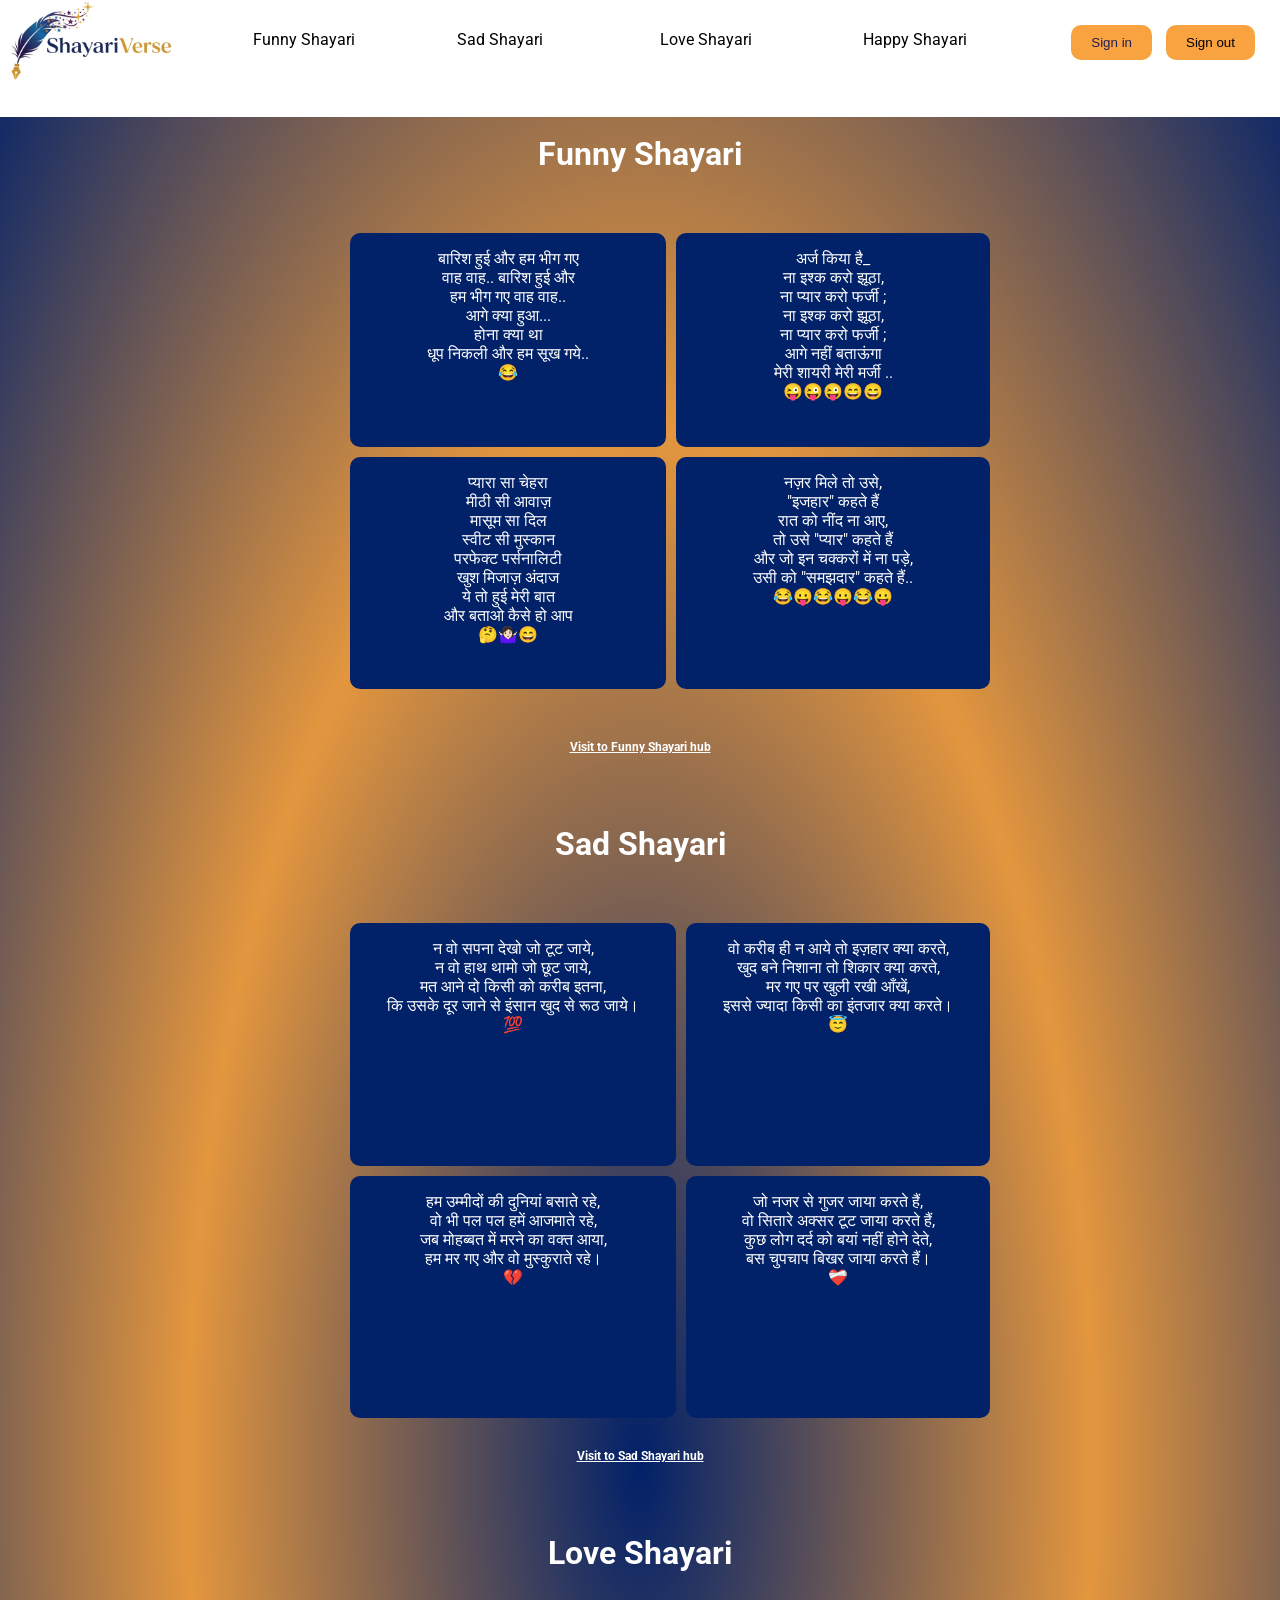
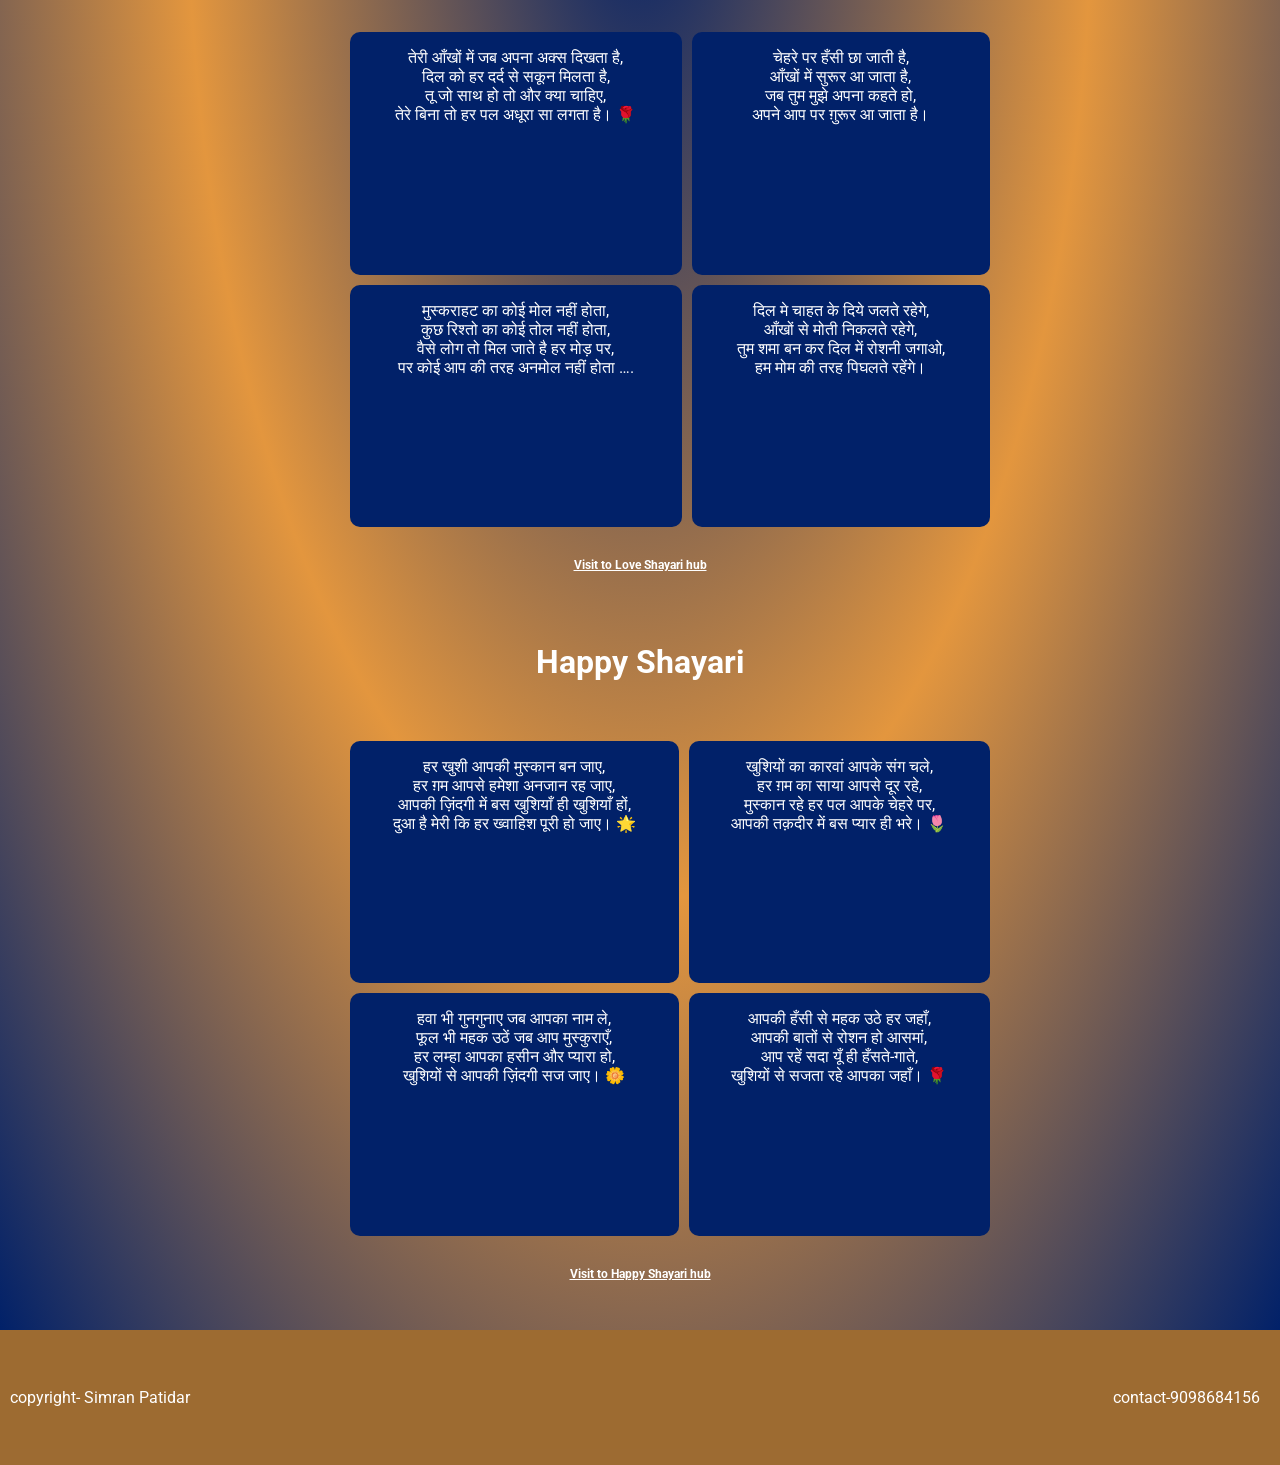
<file: index.html>
<!DOCTYPE html>
<html lang="en">
<head>
    <meta charset="UTF-8">
    <meta name="viewport" content="width=device-width, initial-scale=1.0">
    <title>Document</title>
    <link rel="stylesheet" href="shayari.css">
    <link rel="preconnect" href="https://fonts.googleapis.com">
<link rel="preconnect" href="https://fonts.gstatic.com" crossorigin>
<link href="https://fonts.googleapis.com/css2?family=Nata+Sans:wght@100..900&family=Roboto:ital,wght@0,100..900;1,100..900&display=swap" rel="stylesheet">

</head>
<body>
    <div class="app">
        
    </div>
    <div class="main">
    <header>
        <div id="head">
       <a href="#f5"><img id="img1"src="shyari.png"></a>
        <a href="#f"><li class="head" onclick="text1()">Funny Shayari</li></a>
       <a href="#f1"> <li class="head">Sad Shayari</li></a>
        <a href="#f2"><li class="head">Love Shayari</li></a>
       <a href="#f3"><li class="head">Happy Shayari</li></a>
        <div class="sign">
            <button id="signin" onclick="text()">Sign in</button>
            <button id="signout"><a href="appfront.html" id="front">Sign out</a></button>
        </div>
        </div>
    </header>
    <div class="nexta">
    <label for="text">Email: &nbsp &nbsp &nbsp <input type="email" placeholder="Enter your email" id="su"></label> <br> <br>
    <label for="text">Password: <input type="password" placeholder="Enter a passoword" id="su1"></label>
    <br><br>
    <button><a href="shayri.html">Sign in</a></button> 
    </div>
    <!-- <div>
    <br><br><br><br>
    </div>
    <mid id="f5">
        <div class="mid" id="f">
        
        </div>
    </mid>
    <br> -->
    <main>
        <br><br><br>
    <mid id="f5">
        <div class="mid" id="f">
        
        </div>
    </mid>
    <br>
        <br><br>
        <h1>Funny Shayari</h1>
    <div class="maingrid">
        <div class="grid1">
<p>बारिश हुई और हम भीग गए <br>
वाह वाह.. बारिश हुई और <br>
हम भीग गए वाह वाह.. <br>
आगे क्या हुआ... <br>
 होना क्या था  <br>
धूप निकली और हम सूख गये.. <br>
                  😂</p>
</div>
        <div class="grid1">
            <p>अर्ज किया है_ <br>

ना इश्क करो झूठा, <br>
ना प्यार करो फर्जी ; <br>
ना इश्क करो झूठा, <br>
ना प्यार करो फर्जी ;<br>
 आगे नहीं बताऊंगा <br>
मेरी शायरी मेरी मर्जी .. <br>
😜😜😜😄😄</p></div>
        <div class="grid1"><p>प्यारा सा चेहरा <br>
मीठी सी आवाज़ <br>
मासूम सा दिल <br>
स्वीट सी मुस्कान <br>
परफेक्ट पर्सनालिटी <br>
खुश मिजाज़ अंदाज <br>
ये तो हुई मेरी बात <br>
और बताओ कैसे हो आप <br>
🤔🤷🏻‍♀😄</p></div>
        <div class="grid1"><p>नज़र मिले तो उसे, <br>
"इजहार" कहते हैं <br>
रात को नींद ना आए,  <br>
तो उसे "प्यार" कहते हैं <br>
और जो इन चक्करों में ना पड़े,  <br>
उसी को "समझदार" कहते हैं.. <br>
😂😛😂😛😂😛</p></div>
<div id="f1"></div>
  </div>
  <a href="funny.html" id="funnylink"><h3>Visit to Funny Shayari hub</h3></a>
    <br><br>
    <h1>Sad Shayari</h1>
    <div class="maingrid">
        <div class="grid1">
            <p>
                न वो सपना देखो जो टूट जाये, <br>            
न वो हाथ थामो जो छूट जाये,              <br> 
मत आने दो किसी को करीब इतना,<br> 
कि उसके दूर जाने से इंसान खुद से रूठ जाये।<br> 
💯
            </p>
        </div>
        <div class="grid1">
            <p>
                वो करीब ही न आये तो इज़हार क्या करते,<br> 
खुद बने निशाना तो शिकार क्या करते,<br> 
मर गए पर खुली रखी आँखें,<br> 
इससे ज्यादा किसी का इंतजार क्या करते।<br> 
😇
            </p>
        </div>
        <div class="grid1">
            <p>
                    हम उम्मीदों की दुनियां बसाते रहे,<br> 
वो भी पल पल हमें आजमाते रहे,<br> 
जब मोहब्बत में मरने का वक्त आया,<br> 
हम मर गए और वो मुस्कुराते रहे।<br> 
💔
            </p>
        </div>
        <div class="grid1">
            <p>
                जो नजर से गुजर जाया करते हैं,<br> 
वो सितारे अक्सर टूट जाया करते हैं,<br> 
कुछ लोग दर्द को बयां नहीं होने देते,<br> 
बस चुपचाप बिखर जाया करते हैं।<br> 
❤‍🩹
            </p>
        </div>
    </div>
    <br>
    <a href="sad.html" id="sadlink"><h3>Visit to Sad Shayari hub</h3></a>
    <br id="f2"><br>
    <h1>Love Shayari</h1>
    <div class="maingrid">
        <div class="grid1">
            <p>
                तेरी आँखों में जब अपना अक्स दिखता है,<br> 
दिल को हर दर्द से सकून मिलता है,<br> 
तू जो साथ हो तो और क्या चाहिए,<br> 
तेरे बिना तो हर पल अधूरा सा लगता है। 🌹<br> 
            </p>
        </div>
        <div class="grid1">
            <p>
                  चेहरे पर हँसी छा जाती है,<br> 
आँखों में सुरूर आ जाता है,<br> 
जब तुम मुझे अपना कहते हो,<br> 
अपने आप पर ग़ुरूर आ जाता है।  <br> 
            </p>
        </div>
        <div class="grid1">
            <p>
                  मुस्कराहट का कोई मोल नहीं होता,<br> 
कुछ रिश्तो का कोई तोल नहीं होता,<br> 
वैसे लोग तो मिल जाते है हर मोड़ पर,<br> 
पर कोई आप की तरह अनमोल नहीं होता ….  <br> 
            </p>
        </div>
        <div class="grid1">
            <p>
                  दिल मे चाहत के दिये जलते रहेगे,<br> 
आँखों से मोती निकलते रहेगे,<br> 
तुम शमा बन कर दिल में रोशनी जगाओ,<br> 
हम मोम की तरह पिघलते रहेंगे।  <br> 
            </p>
        </div>
    </div>
    <br>
    <a href="love.html" id="lovelink"><h3>Visit to Love Shayari hub</h3></a>
    <br id="f3"><br>
    <h1>Happy Shayari</h1>
    <div class="maingrid">
        <div class="grid1">
            <p>
                    हर खुशी आपकी मुस्कान बन जाए,<br> 
हर ग़म आपसे हमेशा अनजान रह जाए,<br> 
आपकी ज़िंदगी में बस खुशियाँ ही खुशियाँ हों,<br> 
दुआ है मेरी कि हर ख्वाहिश पूरी हो जाए। 🌟<br> 
            </p>
        </div>
        <div class="grid1">
            <p>
                    खुशियों का कारवां आपके संग चले,<br> 
हर ग़म का साया आपसे दूर रहे,<br> 
मुस्कान रहे हर पल आपके चेहरे पर,<br> 
आपकी तक़दीर में बस प्यार ही भरे। 🌷<br> 
            </p>
        </div>
        <div class="grid1">
            <p>
                    हवा भी गुनगुनाए जब आपका नाम ले,<br> 
फूल भी महक उठें जब आप मुस्कुराएँ,<br> 
हर लम्हा आपका हसीन और प्यारा हो,<br> 
खुशियों से आपकी ज़िंदगी सज जाए। 🌼<br> 
            </p>
        </div>
        <div class="grid1">
            <p>
                    आपकी हँसी से महक उठे हर जहाँ,<br> 
आपकी बातों से रोशन हो आसमां,<br> 
आप रहें सदा यूँ ही हँसते-गाते,<br> 
खुशियों से सजता रहे आपका जहाँ। 🌹<br> 
            </p>
        </div>
    </div>
    <br>
    <a href="happy.html" id="happylink"><h3>Visit to Happy Shayari hub</h3></a>
    <br><br>
    </main>
    <footer>
        <a href="index.html" id="copy"><p class="p1">copyright- Simran Patidar</p></a>
        <p class="p2">contact-9098684156</p>
    </footer>
    <div class="nexta">
    <label for="text">Email: &nbsp &nbsp &nbsp <input type="email" placeholder="Enter your email" id="su"></label> <br> <br>
    <label for="text">Password: <input type="password" placeholder="Enter a passoword" id="su1"></label>
    <br><br>
    <button onclick="testy()">Sign in</button> 
    <br><br>
    </div>
    
    
    </div>
    <script src="shayri.js"></script>
</body>
</html>
</file>
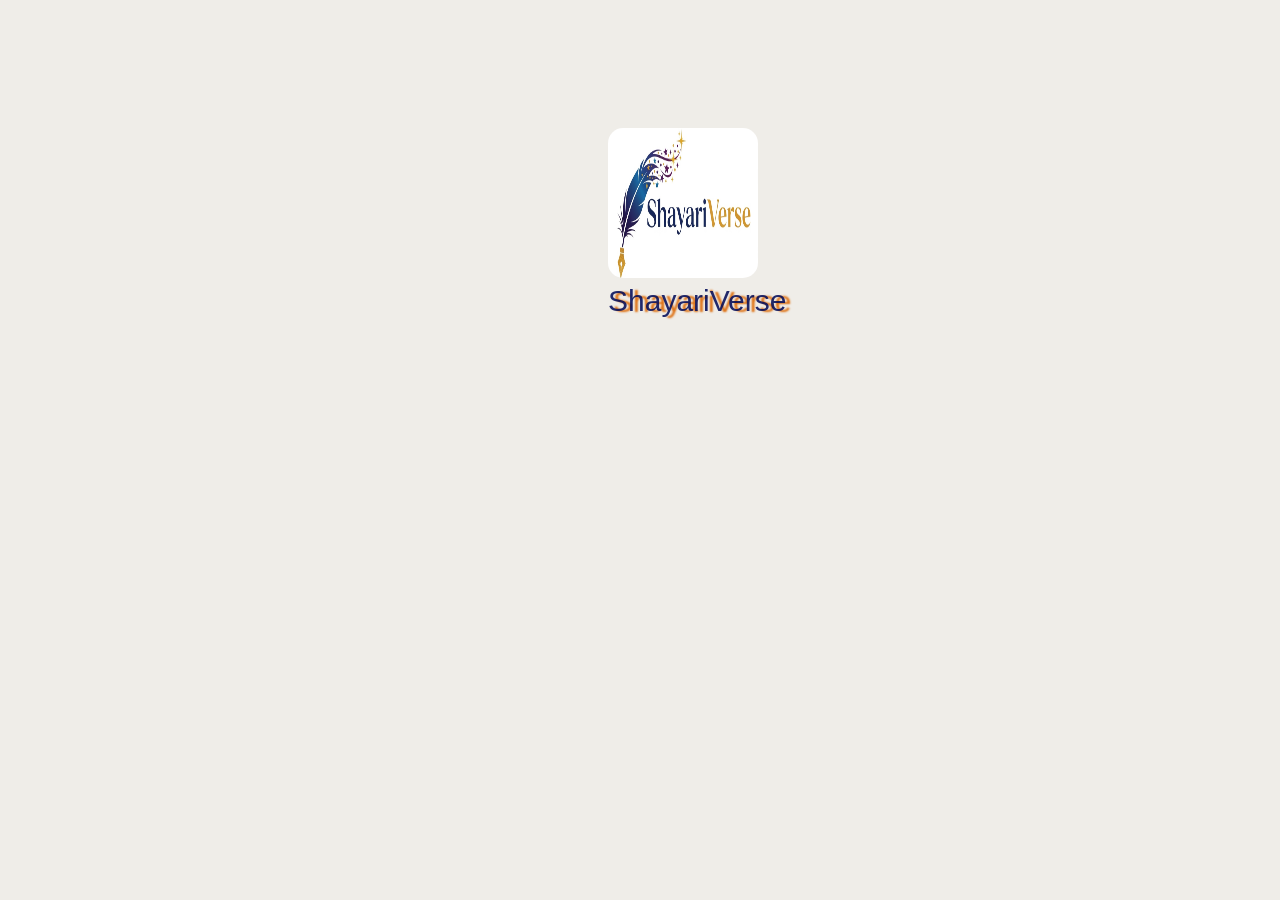
<file: appfront.html>
<!DOCTYPE html>
<html lang="en">
<head>
    <meta charset="UTF-8">
    <meta name="viewport" content="width=device-width, initial-scale=1.0">
    <title>Document</title>
    <style>
        body{
            background-color:rgb(239, 237, 232);
            font-family: "Roboto", sans-serif;
        }
        .img1{
            height:200px;
            width:200px
        }
        .img1 img{
            margin-left:600px;
            margin-top:120px;
            height:150px;
            width:150px;
            border-radius:15px;
        }
        .animate{
            scale:1;
            transition:0.5s;
            animation:ex;
            animation-timing-function:ease;
            animation-duration:1s;
            animation-direction: alternate;
            animation-fill-mode: forwards;
        }
        @keyframes ex{
            from{
                scale:10;
            }
            /* 25%{
                scale:13;
            }
            50%{
                scale:25;
            }
            75%{
                scale:50;
            } */
            to{
                scale:210;
            }
        }
        p{
            margin-left:600px;
            margin-top:2px;
            font-size:30px;
            color:#000957dd;
            text-shadow: 5px 1px 2px #dd6c0a;
        }
    </style>
</head>
<body>
    <div class="img1">
         <img src="shyari.png" alt=""  onclick="fun()" id="im" >
       <p>ShayariVerse</p>
    </div>
    <script>
        let im=document.getElementById("im");
        im.onclick=()=>{
        im.classList.add("animate");
        setTimeout(()=>{
            window.location.href="index.html";
        },1000);
    };
    </script>
</body>
</html>
</file>
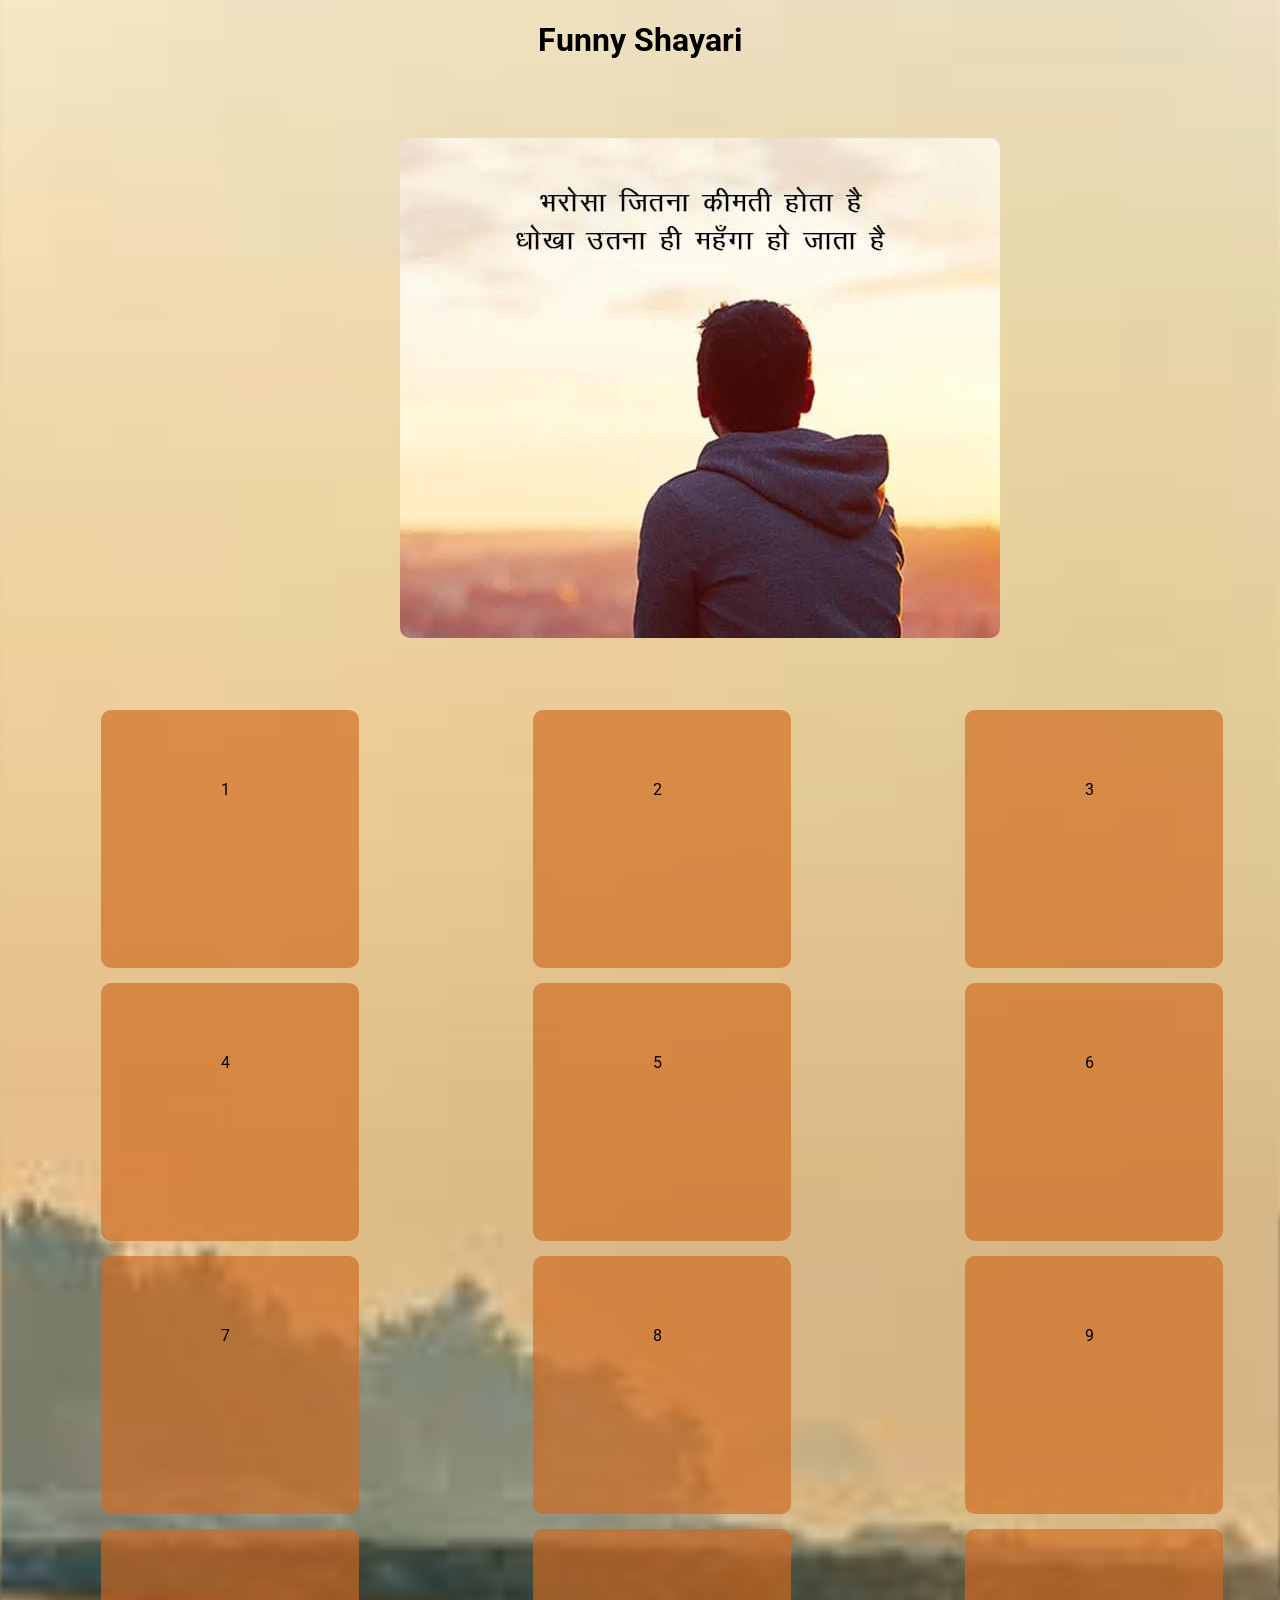
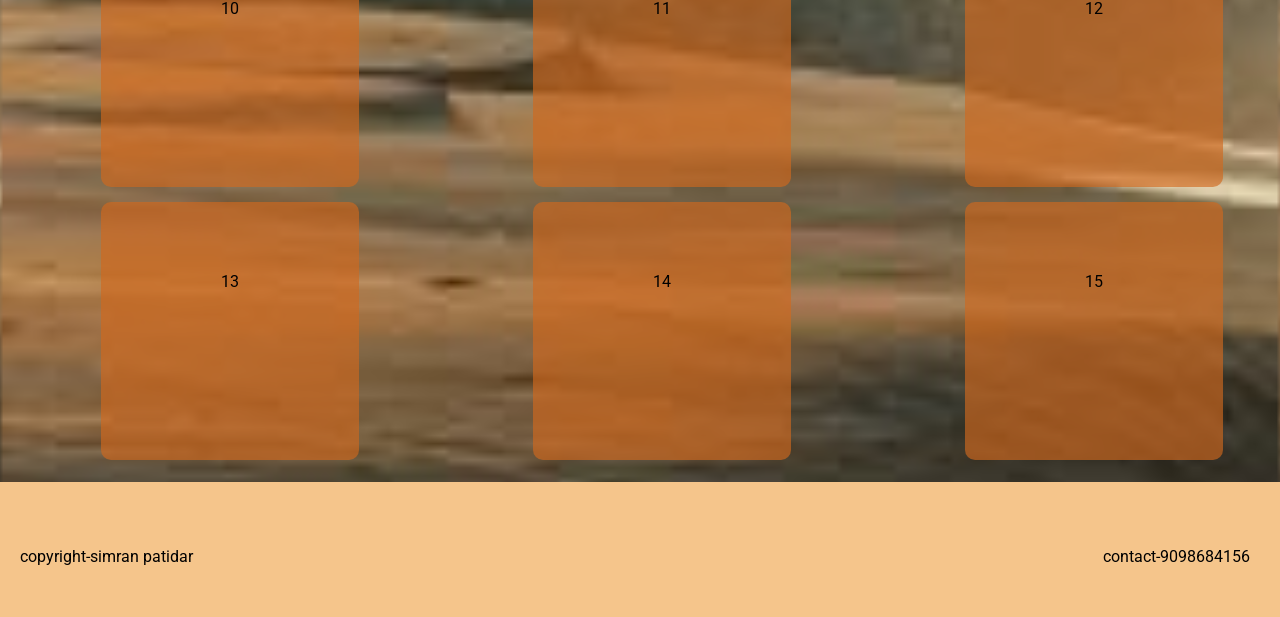
<file: funny.html>
<!DOCTYPE html>
<html lang="en">
<head>
    <meta charset="UTF-8">
    <meta name="viewport" content="width=device-width, initial-scale=1.0">
    <title>Document</title>
    <link rel="stylesheet" href="shayari.css">
    <link rel="preconnect" href="https://fonts.googleapis.com">
<link rel="preconnect" href="https://fonts.gstatic.com" crossorigin>
<link href="https://fonts.googleapis.com/css2?family=Nata+Sans:wght@100..900&family=Roboto:ital,wght@0,100..900;1,100..900&display=swap" rel="stylesheet">
    <style>
        body{
            background-image: url("bgpage.jpg");
            background-repeat:round;
            background-size: contain;
            width:100vw;
            overflow-x: hidden;
            margin:0;
            font-family: "Roboto", sans-serif;
        }
        h1{
            text-align: center;
            color:black;
        }
        a{
            text-decoration:none;
        }
        .img1{
                height:500px;
                width:600px;
                border:none;
                margin-left:400px;
                background-image: url("sad1.jpg");
                background-repeat: no-repeat;
                background-size: cover;
                animation-name:ex;
                animation-duration:10s;
                animation-timing-function:ease-in;
                animation-delay:1s;
                animation-iteration-count:infinite;
                border-radius: 10px;
        }
        @keyframes ex{
            0%{
                background-image: url("sad3.jpg");
                background-size:cover;
            }
            30%{
                background-image: url("sad2.jpg");
                background-size:cover;
            }
            70%{
                background-image: url("sad1.jpg");
                background-size:cover;
            }
            100%{
                background-image: url("sad4.jpg");
                background-size:cover;
            }
        }

        .main{
            border-radius:10px;
            display:grid;
            height:150vh;
            width:100vw;
            justify-content: space-around;
            padding:22px;
            gap:15px;
            margin-top: 50px;
            grid-template-columns: auto auto auto;
        }   
        .grid{
            padding:70px 120px;
            background-color:rgba(210, 105, 30, 0.651); 
            border-radius:10px;
        }
        .grid:hover{
            scale:1.05;
            transition:2s;
        }
        footer{
            margin:0;
            display:flex;
            justify-content: space-between;
            height:15vh;
            background-color:rgb(245, 197, 139);
            color:black;
        }
        #p1{
            margin-left:20px;
            margin-top: 30px;
        }
        #p2{
            margin-right:30px;
            margin-top:30px;
        }
    </style>
</head>
<body>
    
       <a href="index.html"> <h1>Funny Shayari</h1></a>
        <br><br><br>
        <div class="img1">
            
        </div>
    <div class="main">
        <div class="grid">1</div>
        <div class="grid">2</div>
        <div class="grid">3</div>
        <div class="grid">4</div>
        <div class="grid">5</div>
        <div class="grid">6</div>
        <div class="grid">7</div>
        <div class="grid">8</div>
        <div class="grid">9</div>
        <div class="grid">10</div>
        <div class="grid">11</div>
        <div class="grid">12</div>
        <div class="grid">13</div>
        <div class="grid">14</div>
        <div class="grid">15</div>
    </div>
    <footer>
        <p id="p1">copyright-simran patidar</p>
        <p id="p2">contact-9098684156</p>
    </footer>
</body>
</html>
</file>
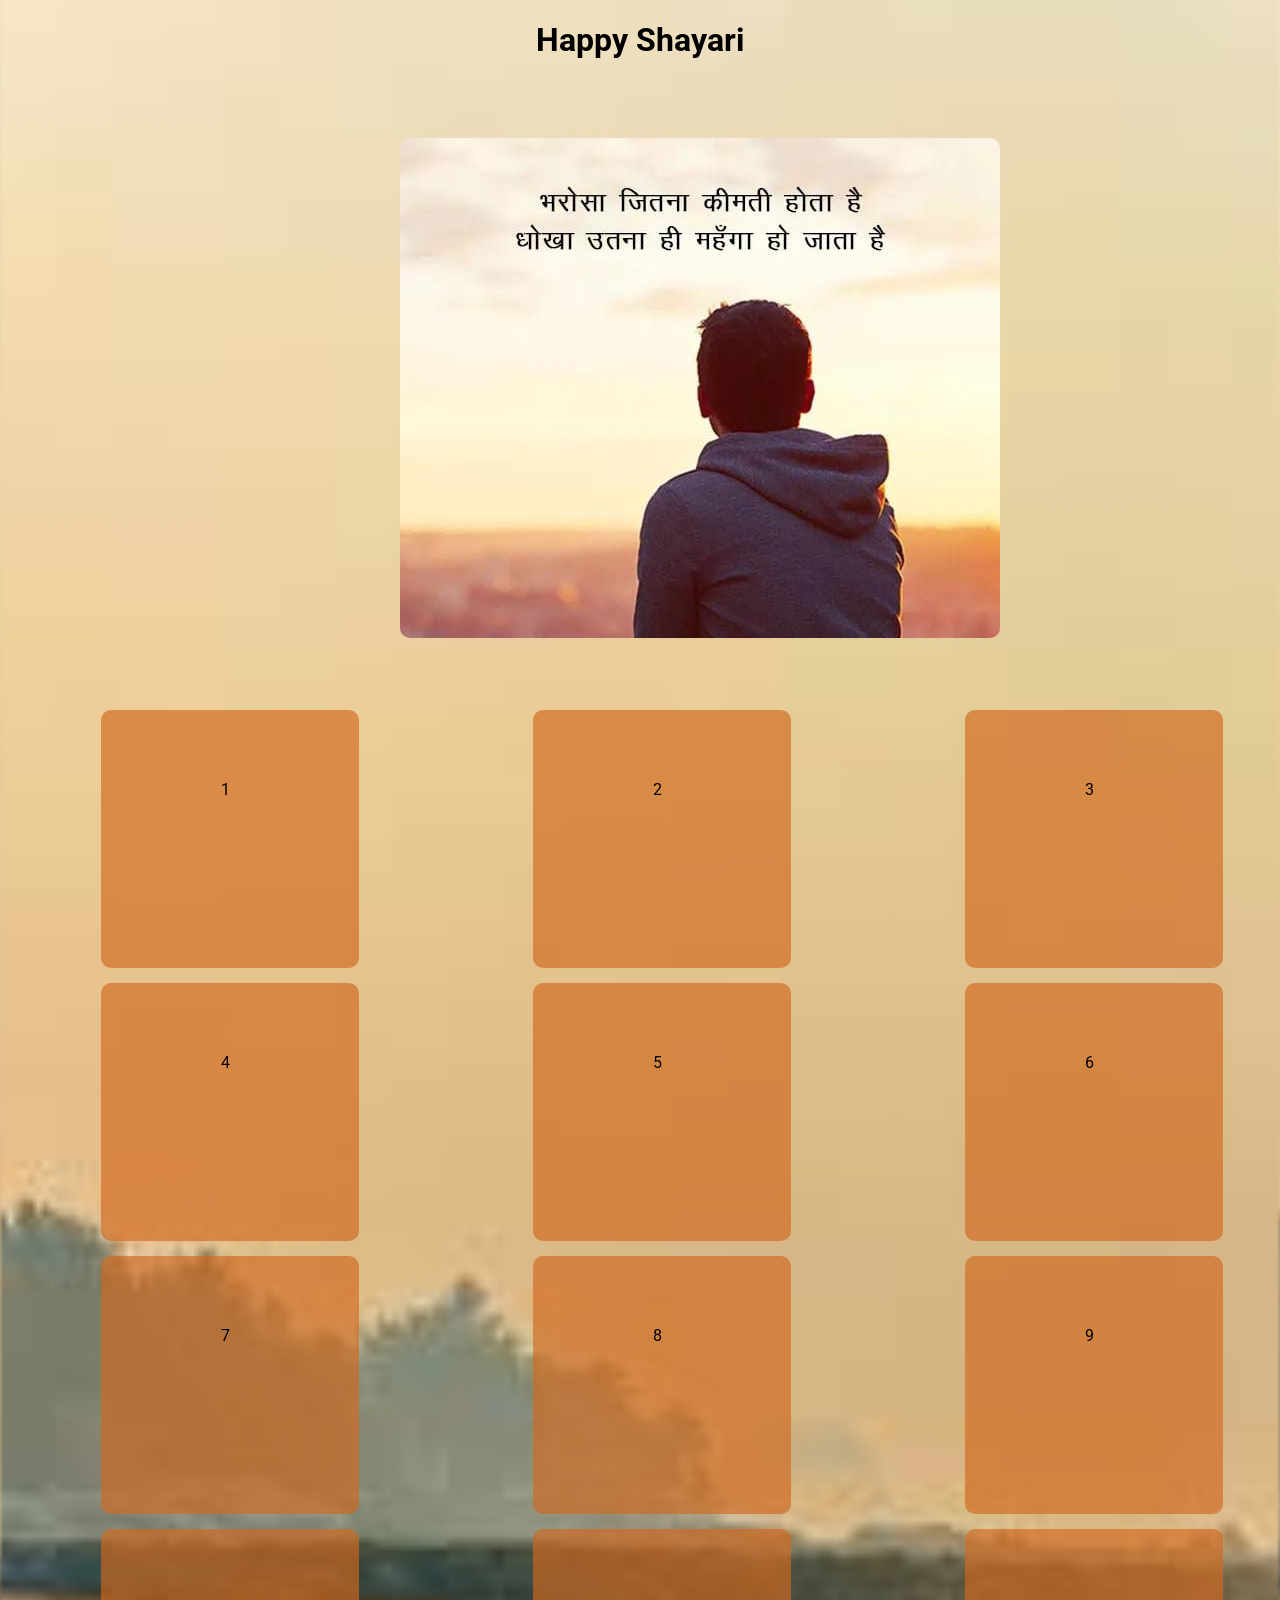
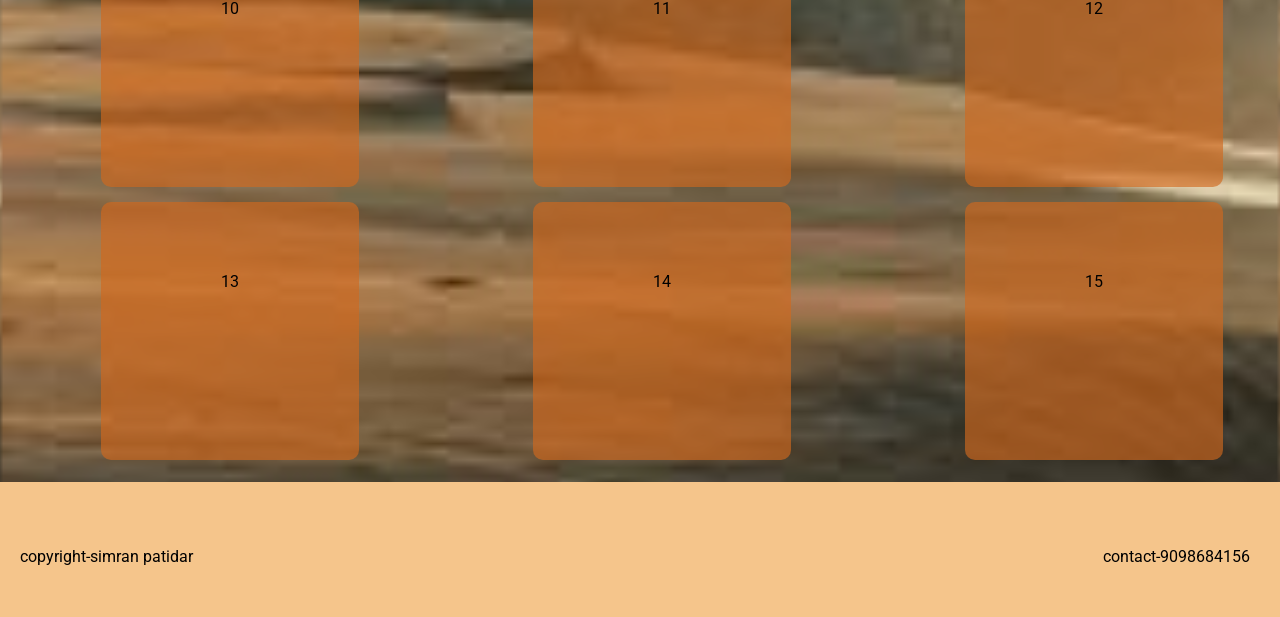
<file: happy.html>
<!DOCTYPE html>
<html lang="en">
<head>
    <meta charset="UTF-8">
    <meta name="viewport" content="width=device-width, initial-scale=1.0">
    <title>Document</title>
    <link rel="stylesheet" href="shayari.css">
    <link rel="preconnect" href="https://fonts.googleapis.com">
<link rel="preconnect" href="https://fonts.gstatic.com" crossorigin>
<link href="https://fonts.googleapis.com/css2?family=Nata+Sans:wght@100..900&family=Roboto:ital,wght@0,100..900;1,100..900&display=swap" rel="stylesheet">
    <style>
        body{
            background-image: url("bgpage.jpg");
            background-repeat:round;
            background-size: contain;
            width:100vw;
            margin:0;
            overflow-x: hidden;
            font-family: "Roboto", sans-serif;
        }
        h1{
            text-align: center;
            color:black;
        }
        a{
            text-decoration:none;
        }
        .img1{
                height:500px;
                width:600px;
                border:none;
                margin-left:400px;
                background-image: url("sad1.jpg");
                background-repeat: no-repeat;
                background-size: cover;
                animation-name:ex;
                animation-duration:10s;
                animation-timing-function:ease-in;
                animation-delay:1s;
                animation-iteration-count:infinite;
                border-radius: 10px;
        }
        @keyframes ex{
            0%{
                background-image: url("sad3.jpg");
                background-size:cover;
            }
            30%{
                background-image: url("sad2.jpg");
                background-size:cover;
            }
            70%{
                background-image: url("sad1.jpg");
                background-size:cover;
            }
            100%{
                background-image: url("sad4.jpg");
                background-size:cover;
            }
        }

        .main{
            border-radius:10px;
            display:grid;
            height:150vh;
            width:100vw;
            justify-content: space-around;
            padding:22px;
            gap:15px;
            margin-top: 50px;
            grid-template-columns: auto auto auto;
        }   
        .grid{
            padding:70px 120px;
            background-color:rgba(210, 105, 30, 0.651); 
            border-radius:10px;
        }
        .grid:hover{
            scale:1.05;
            transition:2s;
        }
        footer{
            margin:0;
            display:flex;
            justify-content: space-between;
            height:15vh;
            background-color:rgb(245, 197, 139);
            color:black;
        }
        #p1{
            margin-left:20px;
            margin-top: 30px;
        }
        #p2{
            margin-right:30px;
            margin-top:30px;
        }
    </style>
</head>
<body>
    
       <a href="index.html"> <h1>Happy Shayari</h1></a>
        <br><br><br>
        <div class="img1">
            
        </div>
    <div class="main">
        <div class="grid">1</div>
        <div class="grid">2</div>
        <div class="grid">3</div>
        <div class="grid">4</div>
        <div class="grid">5</div>
        <div class="grid">6</div>
        <div class="grid">7</div>
        <div class="grid">8</div>
        <div class="grid">9</div>
        <div class="grid">10</div>
        <div class="grid">11</div>
        <div class="grid">12</div>
        <div class="grid">13</div>
        <div class="grid">14</div>
        <div class="grid">15</div>
    </div>
    <footer>
        <p id="p1">copyright-simran patidar</p>
        <p id="p2">contact-9098684156</p>
    </footer>
</body>
</html>
</file>
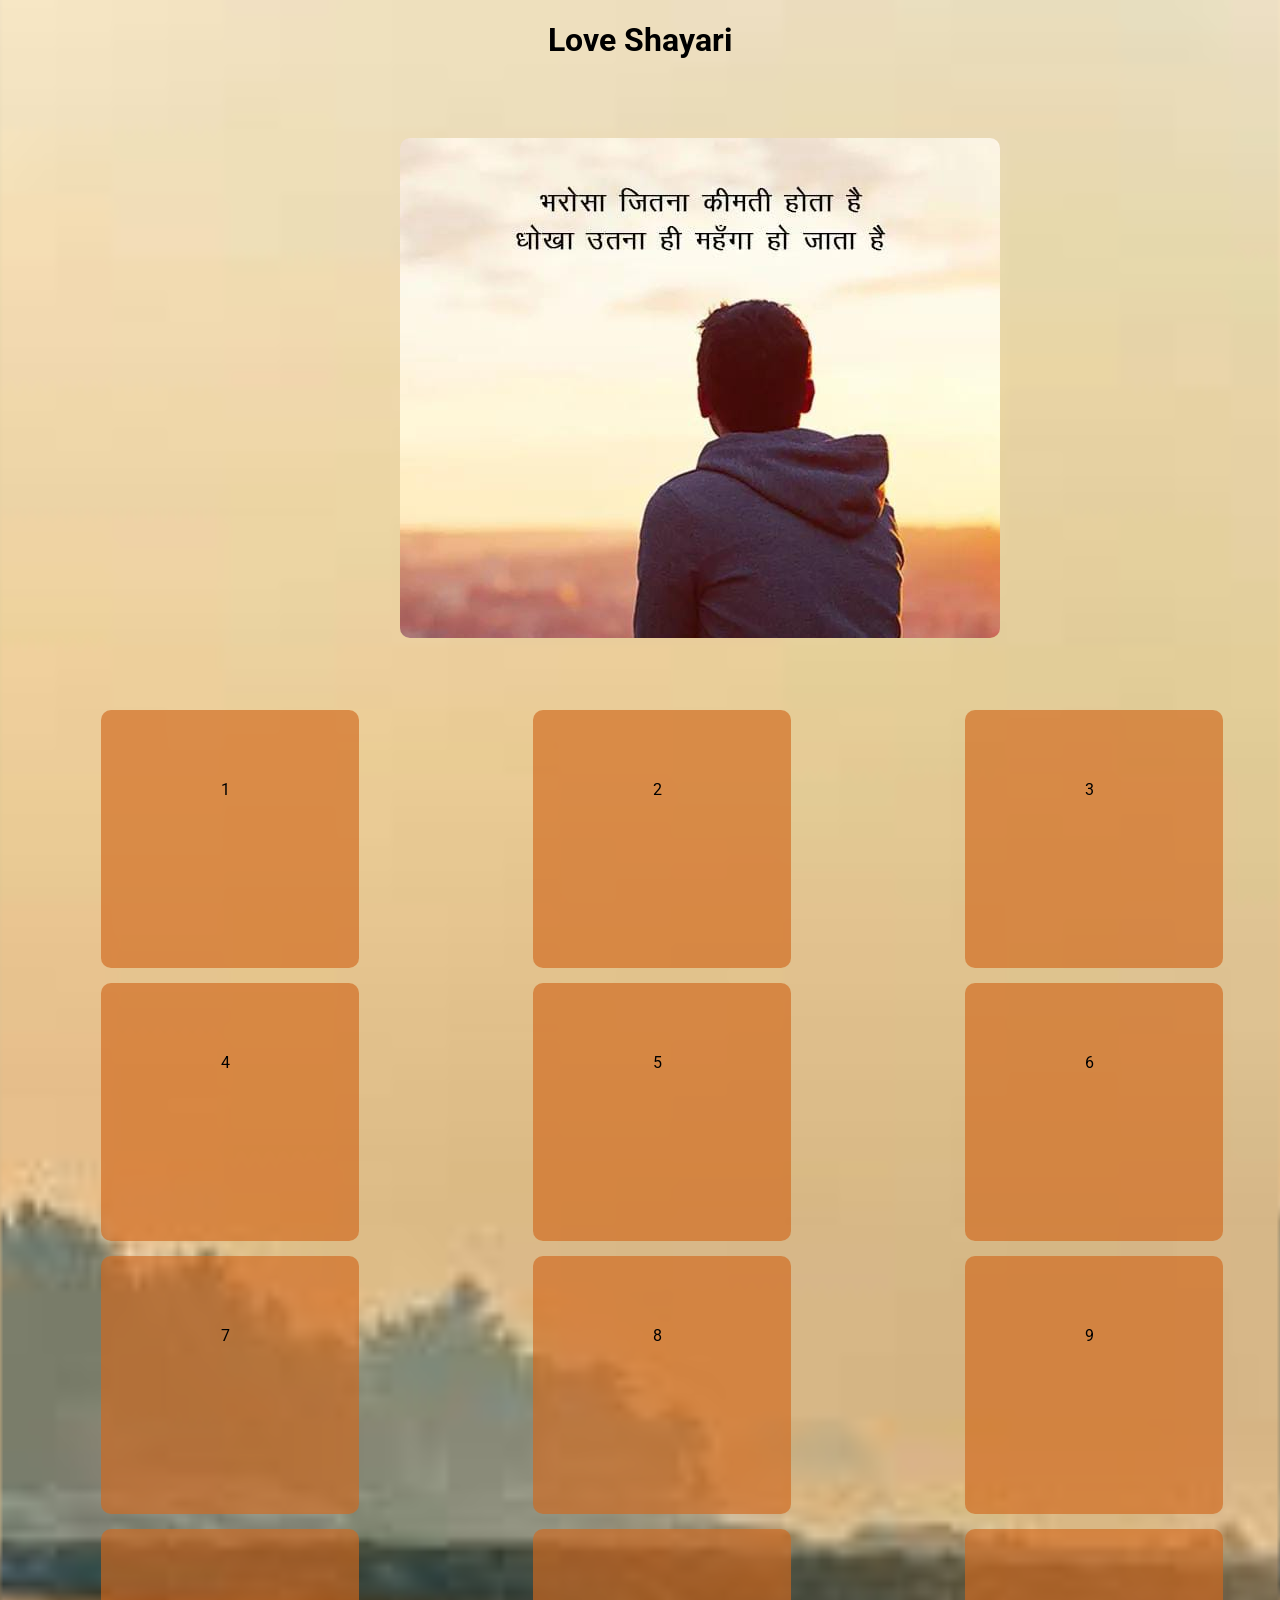
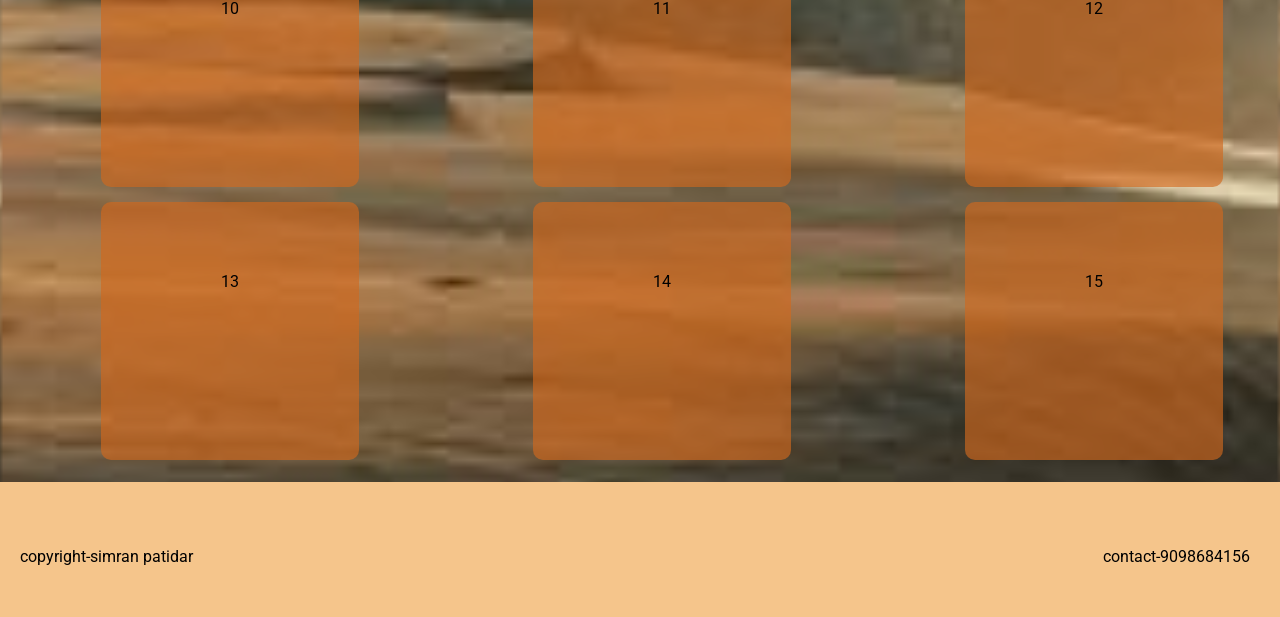
<file: love.html>
<!DOCTYPE html>
<html lang="en">
<head>
    <meta charset="UTF-8">
    <meta name="viewport" content="width=device-width, initial-scale=1.0">
    <title>Document</title>
    <link rel="stylesheet" href="shayari.css">
    <link rel="preconnect" href="https://fonts.googleapis.com">
<link rel="preconnect" href="https://fonts.gstatic.com" crossorigin>
<link href="https://fonts.googleapis.com/css2?family=Nata+Sans:wght@100..900&family=Roboto:ital,wght@0,100..900;1,100..900&display=swap" rel="stylesheet">
    <style>
        body{
            background-image: url("bgpage.jpg");
            background-repeat:round;
            background-size: contain;
            width:100vw;
            margin:0;
            overflow-x: hidden;
            font-family: "Roboto", sans-serif;
        }
        h1{
            text-align: center;
            color:black;
        }
        a{
            text-decoration:none;
        }
        .img1{
                height:500px;
                width:600px;
                border:none;
                margin-left:400px;
                background-image: url("sad1.jpg");
                background-repeat: no-repeat;
                background-size: cover;
                animation-name:ex;
                animation-duration:10s;
                animation-timing-function:ease-in;
                animation-delay:1s;
                animation-iteration-count:infinite;
                border-radius: 10px;
        }
        @keyframes ex{
            0%{
                background-image: url("sad3.jpg");
                background-size:cover;
            }
            30%{
                background-image: url("sad2.jpg");
                background-size:cover;
            }
            70%{
                background-image: url("sad1.jpg");
                background-size:cover;
            }
            100%{
                background-image: url("sad4.jpg");
                background-size:cover;
            }
        }

        .main{
            border-radius:10px;
            display:grid;
            height:150vh;
            width:100vw;
            justify-content: space-around;
            padding:22px;
            gap:15px;
            margin-top: 50px;
            grid-template-columns: auto auto auto;
        }   
        .grid{
            padding:70px 120px;
            background-color:rgba(210, 105, 30, 0.651); 
            border-radius:10px;
        }
        .grid:hover{
            scale:1.05;
            transition:2s;
        }
        footer{
            margin:0;
            display:flex;
            justify-content: space-between;
            height:15vh;
            background-color:rgb(245, 197, 139);
            color:black;
        }
        #p1{
            margin-left:20px;
            margin-top: 30px;
        }
        #p2{
            margin-right:30px;
            margin-top:30px;
        }
    </style>
</head>
<body>
    
       <a href="index.html"> <h1>Love Shayari</h1></a>
        <br><br><br>
        <div class="img1">
            
        </div>
    <div class="main">
        <div class="grid">1</div>
        <div class="grid">2</div>
        <div class="grid">3</div>
        <div class="grid">4</div>
        <div class="grid">5</div>
        <div class="grid">6</div>
        <div class="grid">7</div>
        <div class="grid">8</div>
        <div class="grid">9</div>
        <div class="grid">10</div>
        <div class="grid">11</div>
        <div class="grid">12</div>
        <div class="grid">13</div>
        <div class="grid">14</div>
        <div class="grid">15</div>
    </div>
    <footer>
        <p id="p1">copyright-simran patidar</p>
        <p id="p2">contact-9098684156</p>
    </footer>
</body>
</html>
</file>
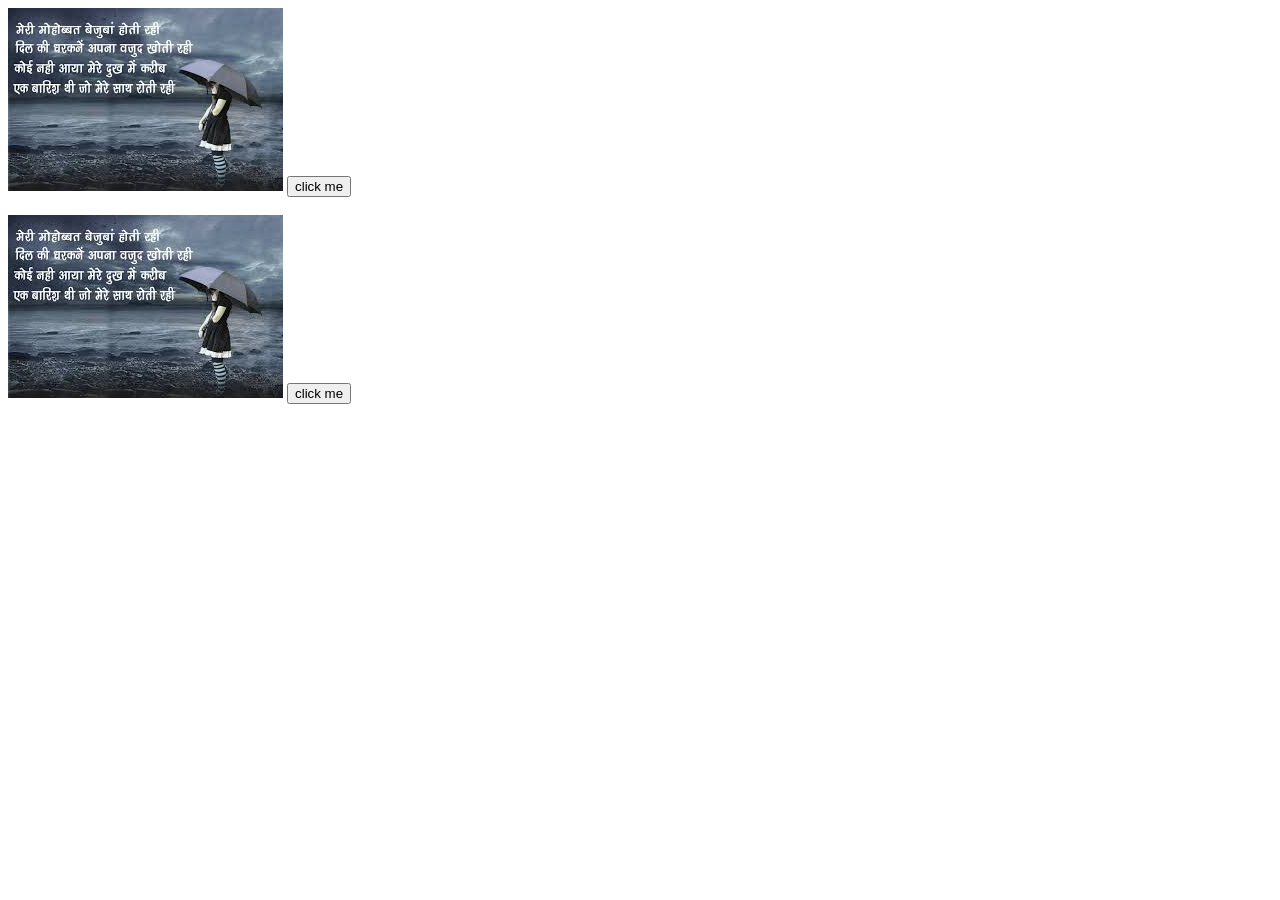
<file: practice.html>
<!DOCTYPE html>
<html lang="en">
<head>
    <meta charset="UTF-8">
    <meta name="viewport" content="width=device-width, initial-scale=1.0">
    <title>Document</title>
</head>
<body>
    <img src="shayri1.jpg" alt="">
    <a href="shayri.html"><button onclick="test()">click me</button></a>
    <br><br>
    <img src="shayri1.jpg" alt="">
    <a href="index.html"><button>click me</button></a>
    <script>
        function test()
        {
        const stylesheet=document.createElement("style");
        stylesheet.innerHTML=`
        img:hover{
            animation:ex 2s 1s infinite;
        }
        @keyframes ex{
        0%{
            transform:scale(2);
        }
        25%{
            transform:scale(4);
        }
        50%{
            transform:scale(6);
        }
        75%{
            transform:scale(8);
        }
        100%{
            transform:scale(10);
        }
        }`;
        document.head.appendChild(stylesheet);
    }
    </script>
</body>
</html>
</file>
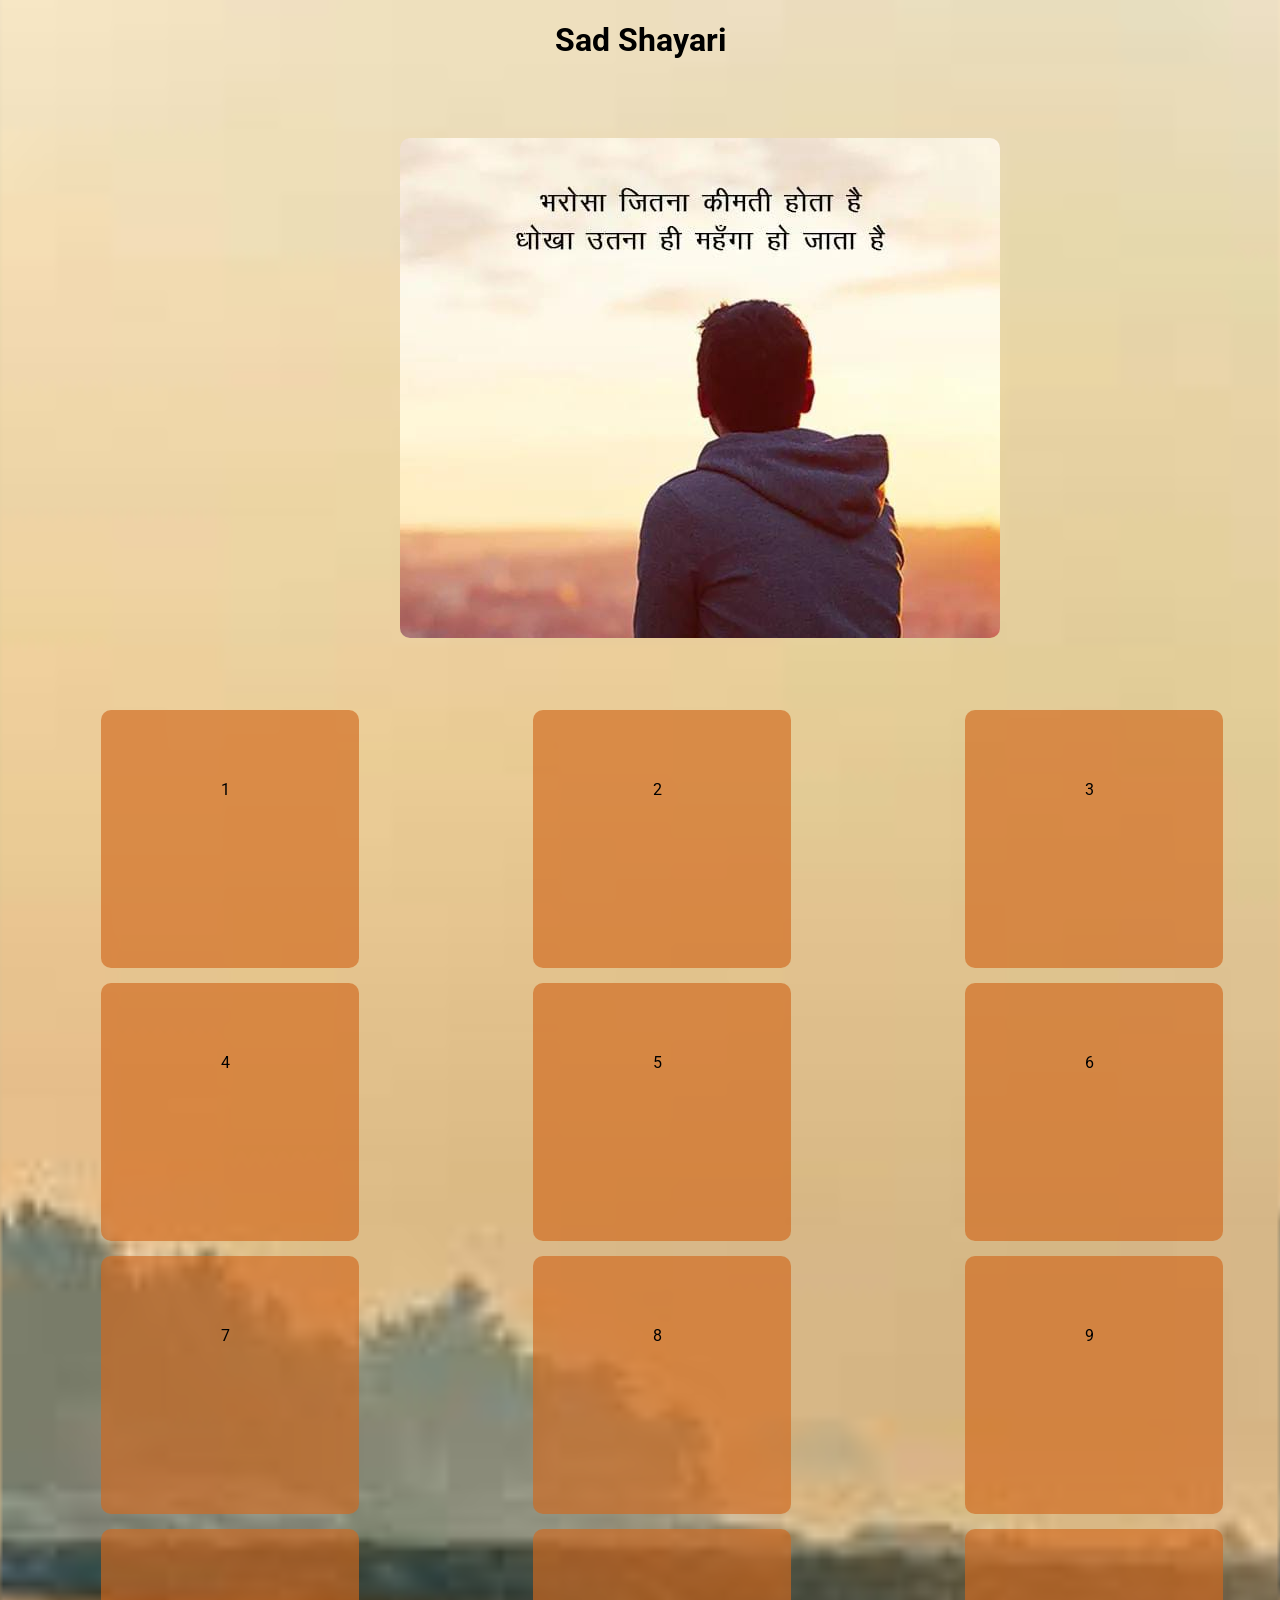
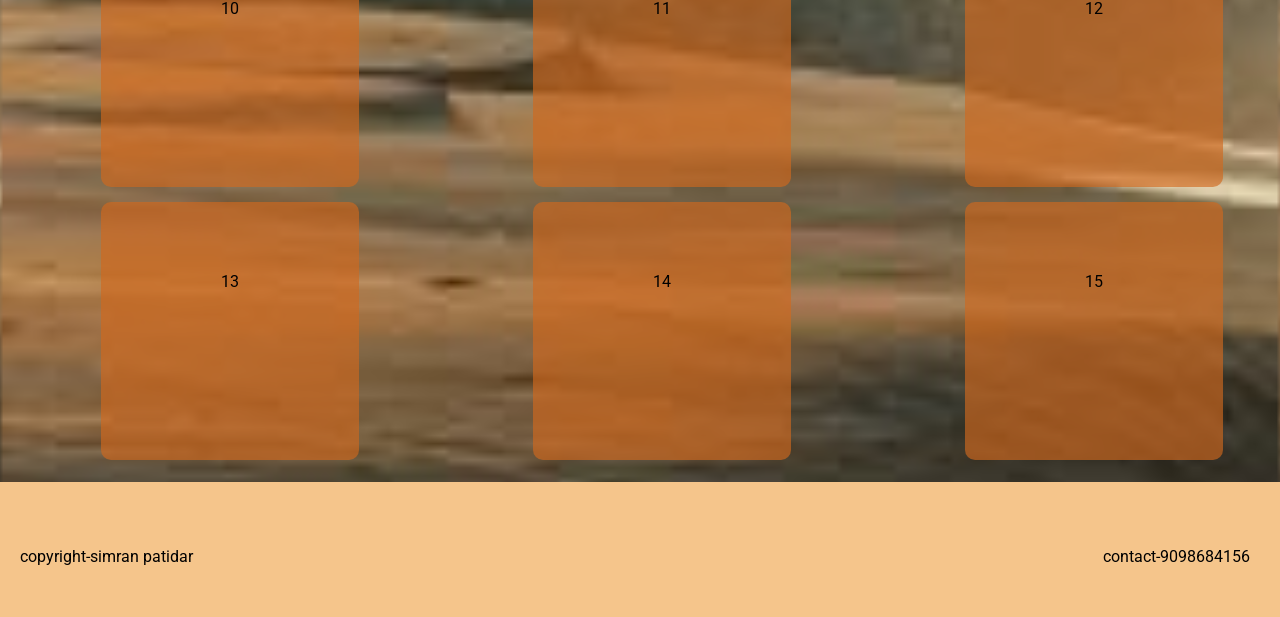
<file: sad.html>
<!DOCTYPE html>
<html lang="en">
<head>
    <meta charset="UTF-8">
    <meta name="viewport" content="width=device-width, initial-scale=1.0">
    <title>Document</title>
    <link rel="stylesheet" href="shayari.css">
    <link rel="preconnect" href="https://fonts.googleapis.com">
<link rel="preconnect" href="https://fonts.gstatic.com" crossorigin>
<link href="https://fonts.googleapis.com/css2?family=Nata+Sans:wght@100..900&family=Roboto:ital,wght@0,100..900;1,100..900&display=swap" rel="stylesheet">
    <style>
        body{
            background-image: url("bgpage.jpg");
            background-repeat:round;
            background-size: contain;
            width:100vw;
            margin:0;
            overflow-x: hidden;
            font-family: "Roboto", sans-serif;
        }
        h1{
            text-align: center;
            color:black;
        }
        a{
            text-decoration:none;
        }
        .img1{
                height:500px;
                width:600px;
                border:none;
                margin-left:400px;
                background-image: url("sad1.jpg");
                background-repeat: no-repeat;
                background-size: cover;
                animation-name:ex;
                animation-duration:10s;
                animation-timing-function:ease-in;
                animation-delay:1s;
                animation-iteration-count:infinite;
                border-radius: 10px;
        }
        @keyframes ex{
            0%{
                background-image: url("sad3.jpg");
                background-size:cover;
            }
            30%{
                background-image: url("sad2.jpg");
                background-size:cover;
            }
            70%{
                background-image: url("sad1.jpg");
                background-size:cover;
            }
            100%{
                background-image: url("sad4.jpg");
                background-size:cover;
            }
        }

        .main{
            border-radius:10px;
            display:grid;
            height:150vh;
            width:100vw;
            justify-content: space-around;
            padding:22px;
            gap:15px;
            margin-top: 50px;
            grid-template-columns: auto auto auto;
        }   
        .grid{
            padding:70px 120px;
            background-color:rgba(210, 105, 30, 0.651); 
            border-radius:10px;
        }
        .grid:hover{
            scale:1.05;
            transition:2s;
        }
        footer{
            margin:0;
            display:flex;
            justify-content: space-between;
            height:15vh;
            background-color:rgb(245, 197, 139);
            color:black;
        }
        #p1{
            margin-left:20px;
            margin-top: 30px;
        }
        #p2{
            margin-right:30px;
            margin-top:30px;
        }
    </style>
</head>
<body>
    
       <a href="index.html"> <h1>Sad Shayari</h1></a>
        <br><br><br>
        <div class="img1">
            
        </div>
    <div class="main">
        <div class="grid">1</div>
        <div class="grid">2</div>
        <div class="grid">3</div>
        <div class="grid">4</div>
        <div class="grid">5</div>
        <div class="grid">6</div>
        <div class="grid">7</div>
        <div class="grid">8</div>
        <div class="grid">9</div>
        <div class="grid">10</div>
        <div class="grid">11</div>
        <div class="grid">12</div>
        <div class="grid">13</div>
        <div class="grid">14</div>
        <div class="grid">15</div>
    </div>
    <footer>
        <p id="p1">copyright-simran patidar</p>
        <p id="p2">contact-9098684156</p>
    </footer>
</body>
</html>
</file>
<file: shayari.css>
body{
    /* background-color:#f1f1f1; */
    font-family: "Roboto", sans-serif;
    margin:0;
    overflow-x:hidden;
}
header{
    height:20vh;
    position:fixed;
    background-color:red;
}
#img1{
    height:80px;
    width:180px;
    border-radius:20px;
    color:#000957dd;   
}
#head{
    height:13vh;
    width:100vw;
    display:flex;
    justify-content: space-between;
    position:fixed;
    margin-bottom:70px;
    background-color:white;
}
#head a{
    color:black;
    text-decoration:none;
}
.head{
    display:flex;
    margin-top:30px;
    width:130px;
}
.head:hover{
    text-decoration: underline;
}
.sign{
    margin-top:20px;
    font-weight:500;
    margin-right: 20px;
}
#signin{
    padding:10px 20px;
    border-radius: 10px;
    border:none;
    background-color:#f8a240;
    color:#000957dd;
    margin:5px;
}
#signin a{
color:black;
 text-decoration: none;
}
#signin:hover{
    background-color:#f39d5f;
}
#signout{
    padding:10px 20px;
    border-radius:10px;
    border:none;
    background-color:#f8a240;
    color:black;
    margin:5px;
}
#signout:hover{
    background-color:#f39d5f;
}
main{
    background-color: rgb(242, 202, 202);
    text-align: center;
    background-image: -webkit-radial-gradient(#012169,#E3963E,#012169);
}
main h1{
    margin-bottom:60px;
}
main h1:hover{
    text-decoration: underline;
}
.maingrid{
    display:grid;
    grid-template-columns:auto auto;
    gap:10px;
    height:55vh;
    width:50vw;
    margin-left:350px;
}
.grid1{
    background-color:#012169;
    border:none;
    border-radius: 10px;
    color:white;
    overflow-y:auto;
    scrollbar-width: none;
}
.grid1:hover{
    background-color:#082567;
    /* transform:rotatey(180deg); */
    transform:skewX(-2deg);
    box-shadow :5px 5px 15px blue;
    scale:1;
    transition:1s;
}
.grid1 p{
    display: flex;
    flex-direction:column;
    justify-content: center;
    align-items: center;
}
.grid1 p:hover{
    transform:rotate(1deg)
}
.grid1 img{
    height:100px;
    width:100px;
    border-radius:60%;
    text-align: center;
}
footer{
    background-color:hsla(32, 91%, 28%, 0.824);
    height:15vh;
    color:white;
    display:flex;
    justify-content: space-between;
    align-items: center;
}
h1{
    color:white;
}
.p1{
    margin-left:10px;
}
.p2{
    margin-right:20px;
}
#sadlink{
    font-size:10px;
    color:white;
}
#happylink{
    font-size:10px;
    color:white;
}
#lovelink{
    font-size:10px;
    color:white;
}
#funnylink{
    font-size:10px;
    color:white;
}
#copy{
    color:white;
    text-decoration:none;
}
.nexta{
    display:none;
            background-color:aliceblue;
            height:55vh;
            width:62vw;
            padding-left:500px;
            padding-top:200px;
            font-size:20px;
        }
        .nexta input{
            padding:10px 50px;
            border-radius: 10px;
        }
        .nexta button{
            padding:10px 20px;
            border-radius:10px;
            border:none;
            color:white;
            background-color:#f8a240;;
        }
        .nexta button a{
            color:white;
            text-decoration:none;
        }
        .nexta button:hover{
            background-color:#f39d5f;
        }
        .my{
            display:block;
        }
        .my1{
            display:none;
        }
        .my2{
            display:block;
        }
        .my4{
            display:flex;
            height:40px;
            gap:10px;
        }
</file>
